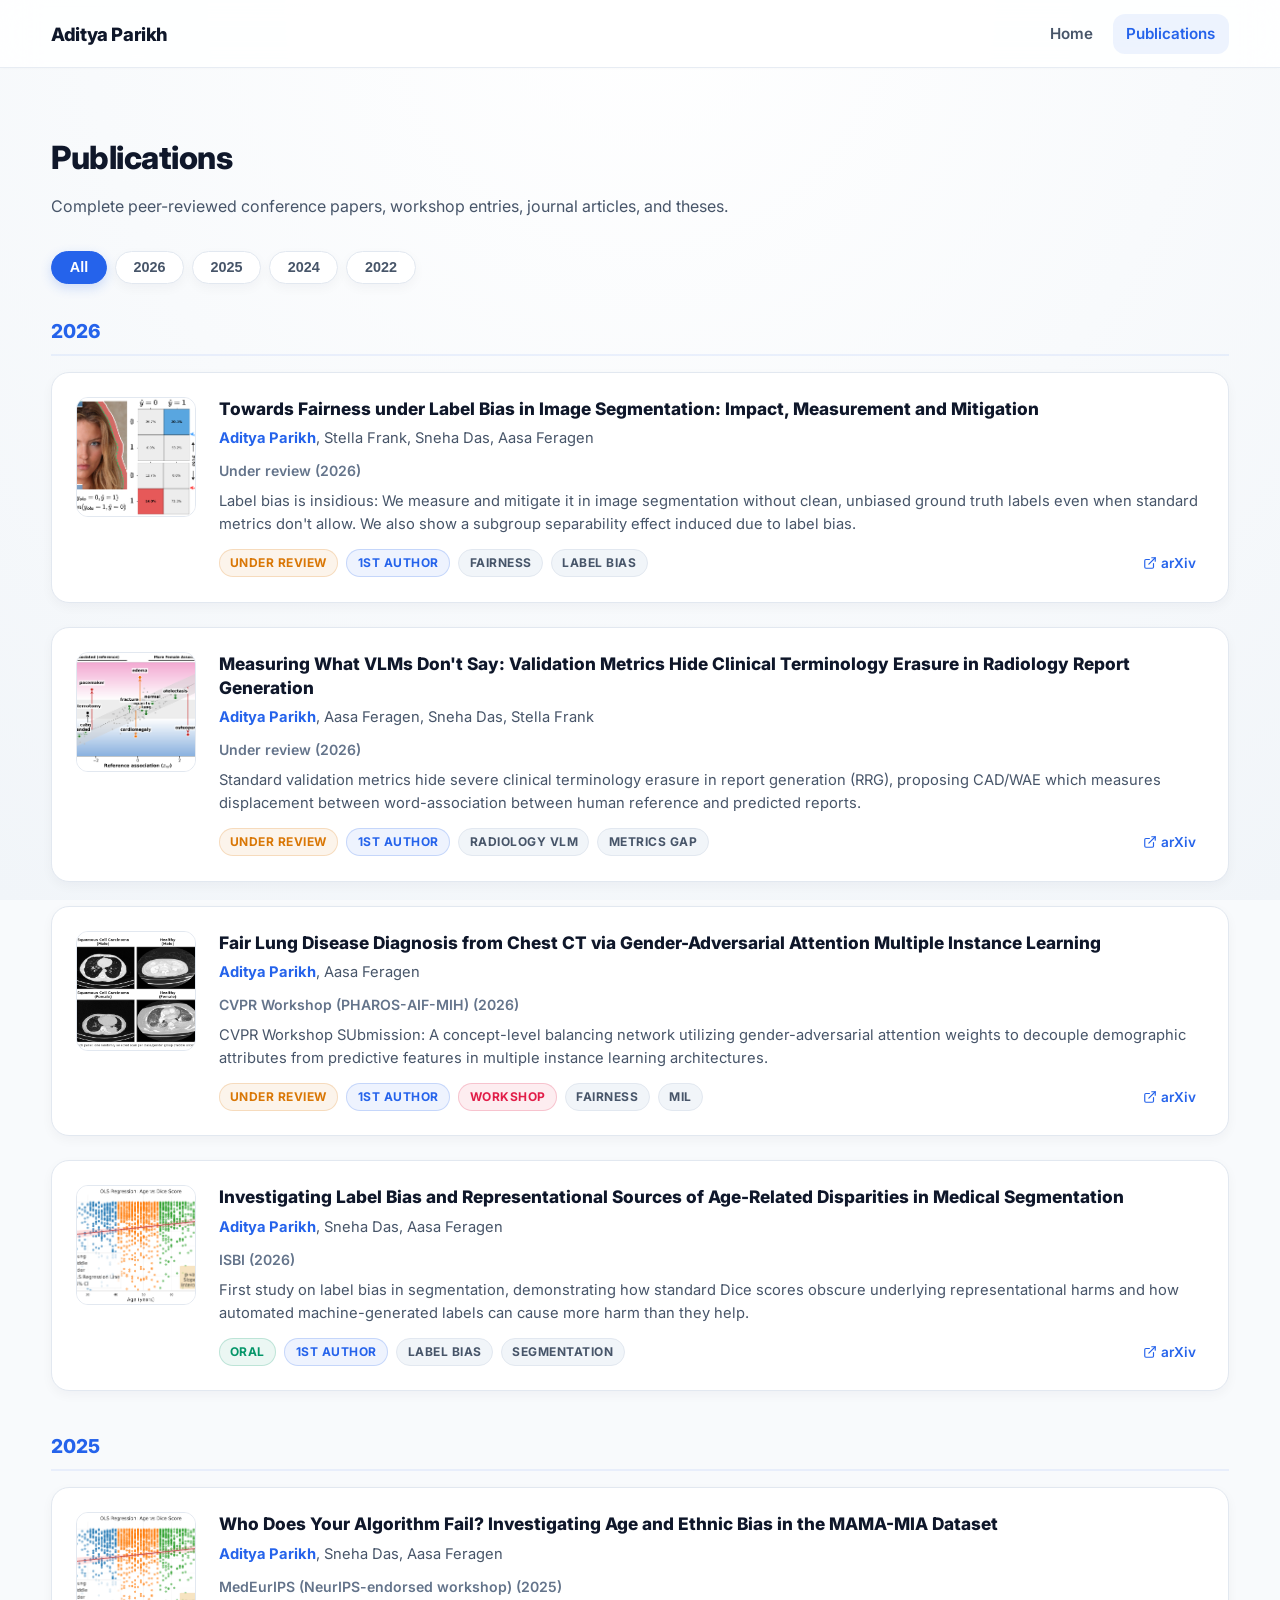
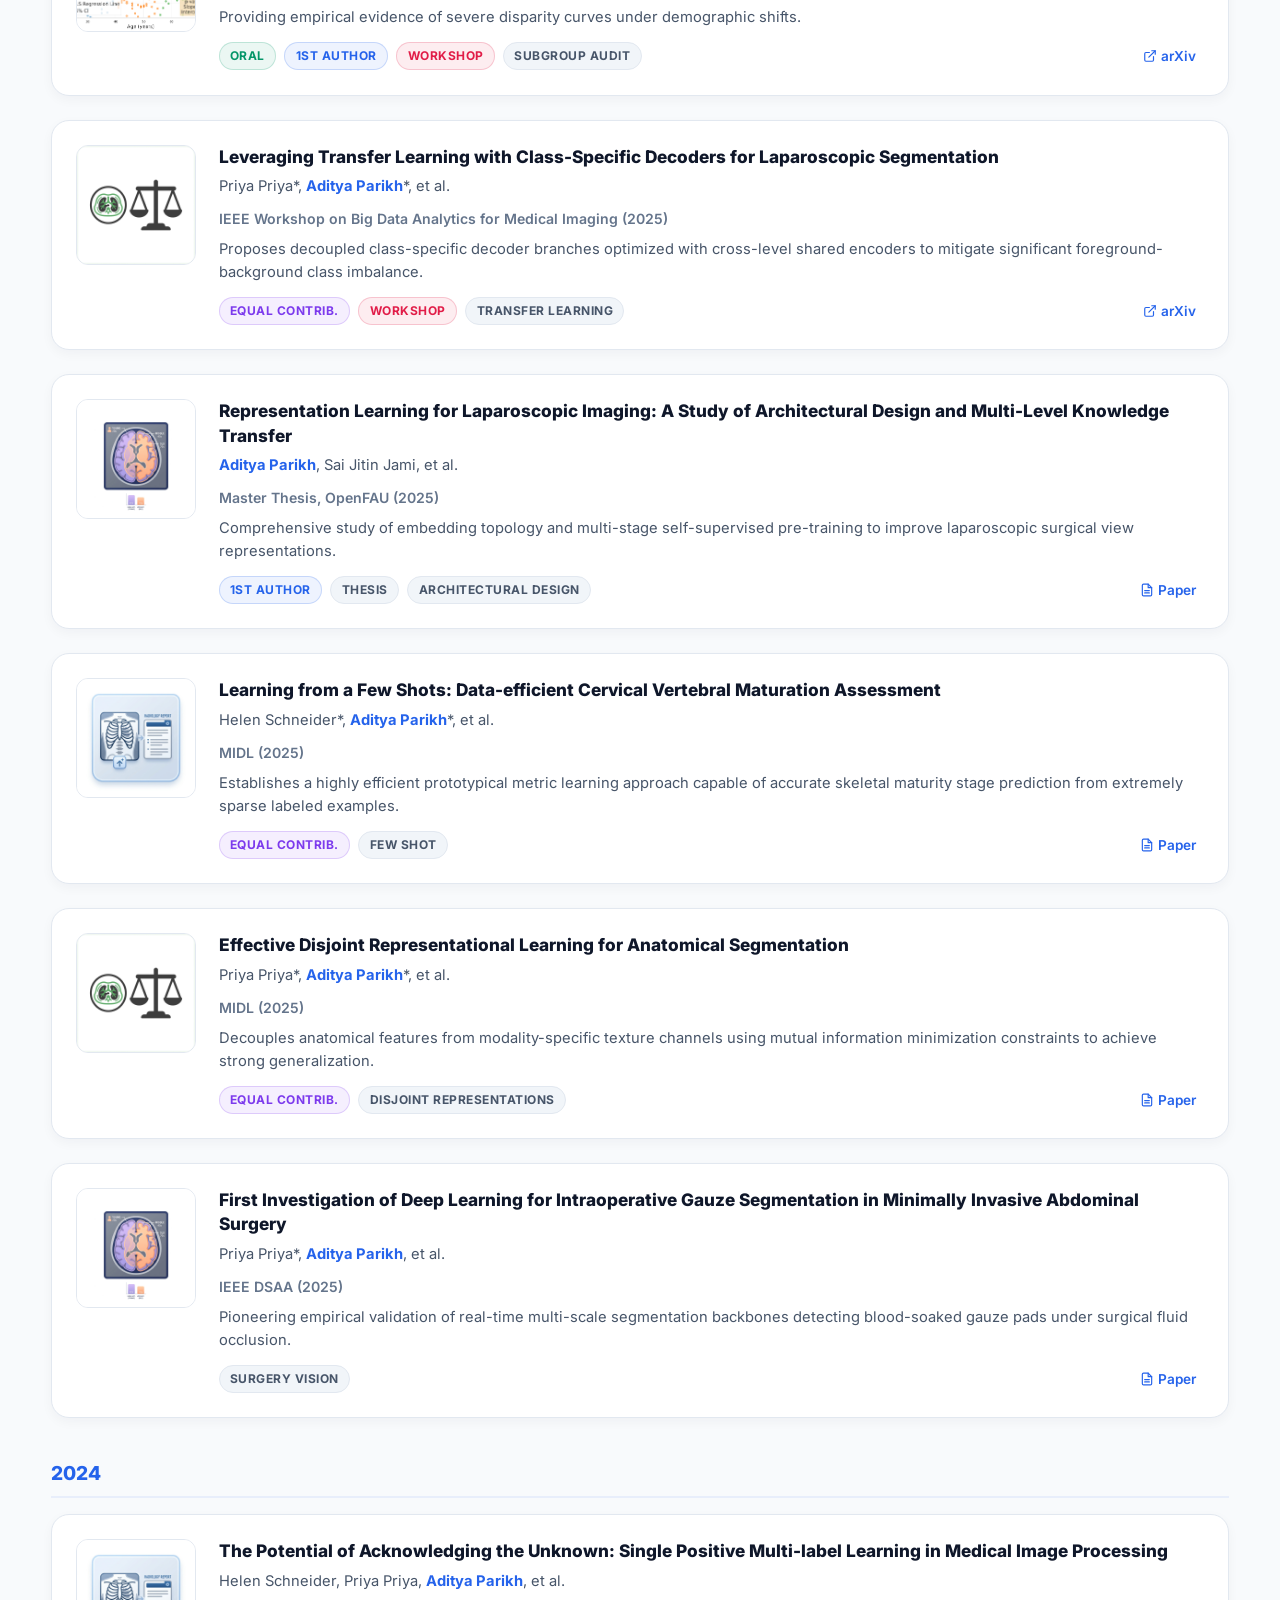
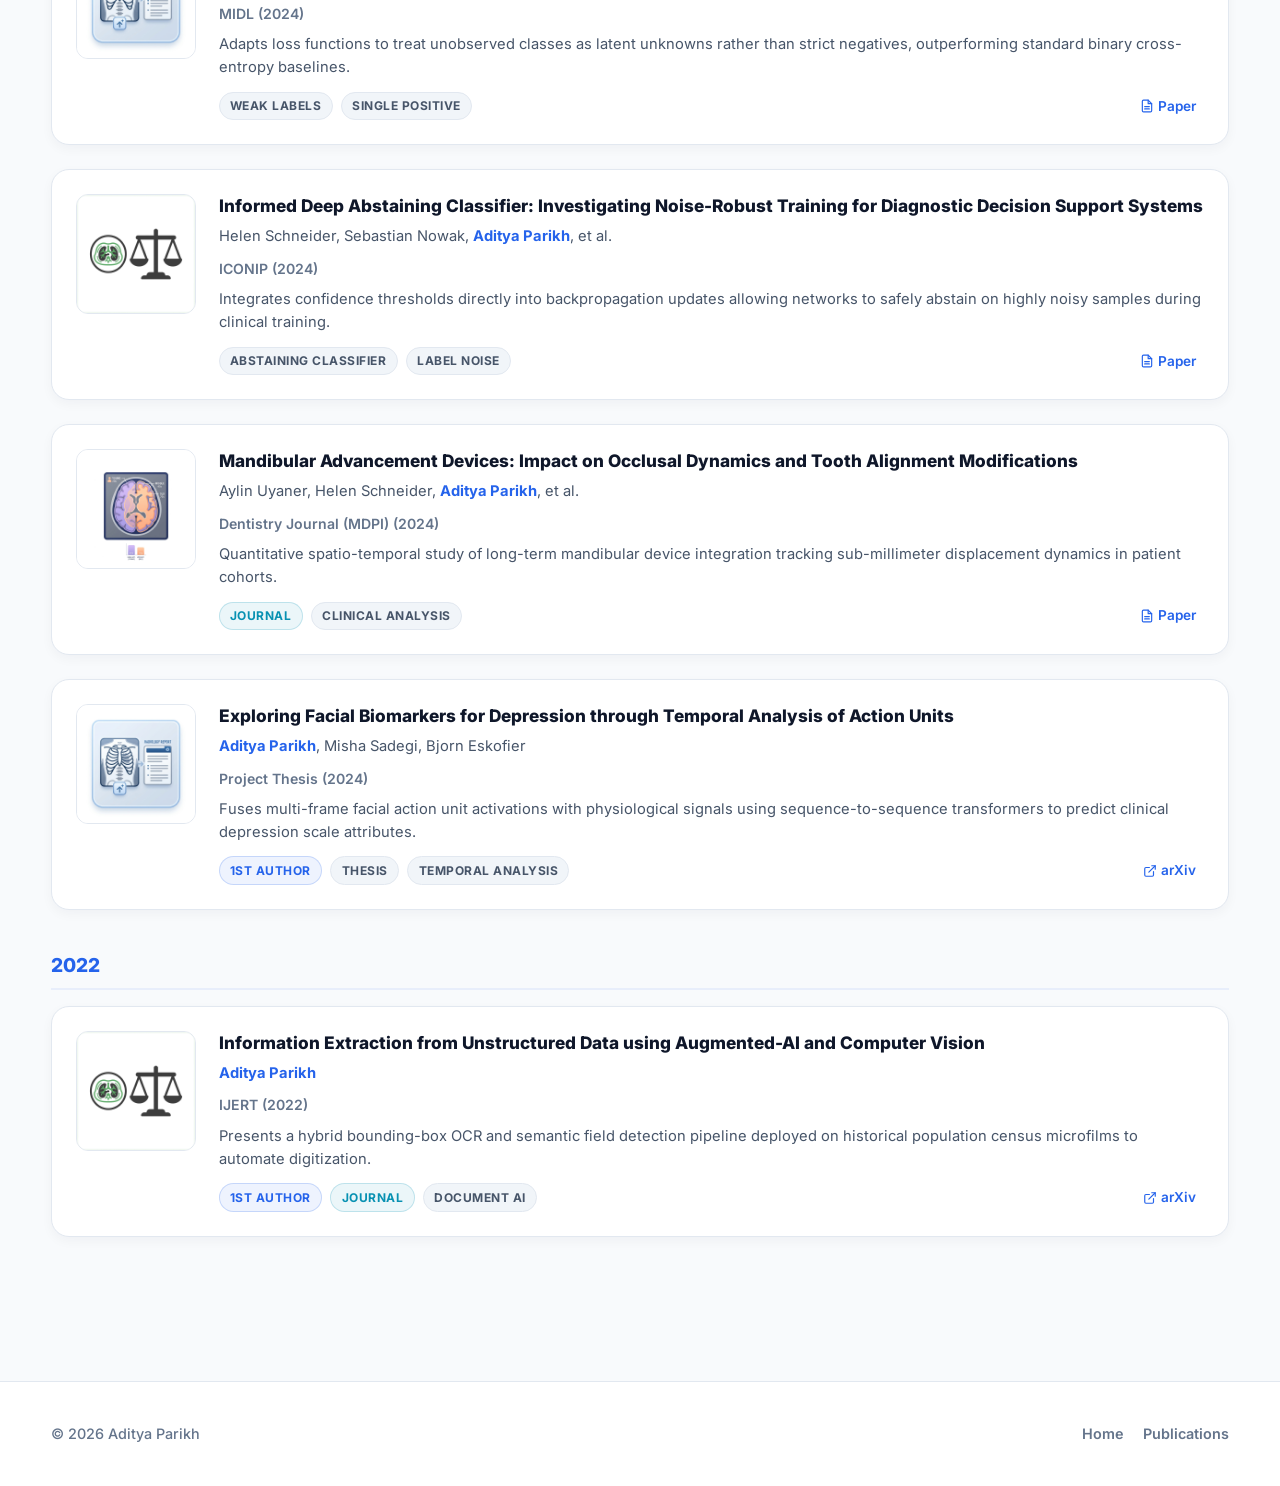
<file: publications.html>
<!DOCTYPE html>
<html lang="en">
<head>
  <meta charset="UTF-8">
  <meta name="viewport" content="width=device-width, initial-scale=1.0">
  <title>Publications — Aditya Parikh</title>
  <meta name="description" content="Full list of publications and papers by Aditya Parikh.">
  <link rel="preconnect" href="https://fonts.googleapis.com">
  <link rel="preconnect" href="https://fonts.gstatic.com" crossorigin>
  <link href="https://fonts.googleapis.com/css2?family=Inter:wght@400;500;600;700;800&display=swap" rel="stylesheet">
  <link rel="stylesheet" href="styles.css">
</head>
<body>
  <header class="site-header">
    <nav class="nav container">
      <a class="nav-brand" href="index.html">Aditya Parikh</a>
      <button class="nav-toggle" aria-label="Toggle navigation">
        <svg viewBox="0 0 24 24" fill="none" stroke="currentColor" stroke-width="2" stroke-linecap="round"><line x1="3" y1="6" x2="21" y2="6"/><line x1="3" y1="12" x2="21" y2="12"/><line x1="3" y1="18" x2="21" y2="18"/></svg>
      </button>
      <div class="nav-links">
        <a href="index.html">Home</a>
        <a href="publications.html" aria-current="page">Publications</a>
      </div>
    </nav>
  </header>

  <main class="container">
    <section class="section" style="margin-top:1.5rem;">
      <h1 style="font-size:2rem;font-weight:800;margin-bottom:0.5rem;letter-spacing:-0.5px;color:var(--text);">Publications</h1>
      <p style="color:var(--text-secondary);margin-bottom:2rem;font-size:1rem;">Complete peer-reviewed conference papers, workshop entries, journal articles, and theses.</p>

      <!-- Filters -->
      <div class="pub-filters" id="pubFilters"></div>

      <!-- Publication list (grouped by year) -->
      <div id="pubContainer"></div>
    </section>
  </main>

  <footer class="site-footer">
    <div class="container footer-inner">
      <span class="footer-text">&copy; 2026 Aditya Parikh</span>
      <div class="footer-links">
        <a href="index.html">Home</a>
        <a href="publications.html">Publications</a>
      </div>
    </div>
  </footer>

  <script src="script.js"></script>
</body>
</html>
</file>
<file: styles.css>
:root {
  --bg: #f8fafc;
  --bg-gradient: radial-gradient(circle at 50% 0%, #ffffff 0%, #f1f5f9 100%);
  --surface: #ffffff;
  --surface-hover: #f8fafc;
  --border: #e2e8f0;
  --border-hover: #cbd5e1;
  --text: #0f172a;
  --text-secondary: #475569;
  --text-muted: #64748b;
  --accent: #2563eb;
  --accent-soft: rgba(37, 99, 235, 0.08);
  --accent-hover: #1d4ed8;
  --cyan: #0891b2;
  --emerald: #059669;
  --amber: #d97706;
  --rose: #e11d48;
  --purple: #7c3aed;
  --radius: 12px;
  --radius-lg: 18px;
  --radius-full: 999px;
  --shadow: 0 4px 12px rgba(15, 23, 42, 0.04);
  --shadow-lg: 0 12px 32px rgba(15, 23, 42, 0.08);
  --transition: 200ms ease;
  --max-w: 1300px;
  --header-h: 68px;
}

*,
*::before,
*::after {
  box-sizing: border-box;
  margin: 0;
  padding: 0;
}

html {
  scroll-behavior: smooth;
}

body {
  font-family: 'Inter', -apple-system, BlinkMacSystemFont, "Segoe UI", Roboto, sans-serif;
  background: var(--bg);
  background-image: var(--bg-gradient);
  background-attachment: fixed;
  color: var(--text);
  line-height: 1.65;
  -webkit-font-smoothing: antialiased;
}

a {
  color: var(--accent);
  text-decoration: none;
  transition: color var(--transition);
}

a:hover {
  color: var(--accent-hover);
}

img {
  display: block;
  max-width: 100%;
}

.container {
  width: min(var(--max-w), 92vw);
  margin: 0 auto;
}

/* ─── Header ─── */
.site-header {
  position: sticky;
  top: 0;
  z-index: 100;
  background: rgba(255, 255, 255, 0.85);
  backdrop-filter: blur(16px) saturate(1.8);
  -webkit-backdrop-filter: blur(16px) saturate(1.8);
  border-bottom: 1px solid rgba(226, 232, 240, 0.8);
  height: var(--header-h);
  box-shadow: 0 1px 3px rgba(15, 23, 42, 0.02);
}

.nav {
  display: flex;
  justify-content: space-between;
  align-items: center;
  height: var(--header-h);
}

.nav-brand {
  font-weight: 800;
  font-size: 1.15rem;
  color: var(--text);
  letter-spacing: -0.4px;
}

.nav-links {
  display: flex;
  align-items: center;
  gap: 0.4rem;
}

.nav-links a {
  color: var(--text-secondary);
  font-weight: 600;
  font-size: 0.95rem;
  padding: 0.45rem 0.85rem;
  border-radius: var(--radius);
  transition: all var(--transition);
}

.nav-links a:hover {
  color: var(--text);
  background: var(--accent-soft);
}

.nav-links a[aria-current="page"] {
  color: var(--accent);
  background: var(--accent-soft);
}

.nav-toggle {
  display: none;
  background: none;
  border: none;
  color: var(--text);
  cursor: pointer;
  padding: 0.4rem;
}

.nav-toggle svg {
  width: 24px;
  height: 24px;
}

/* ─── Layout Grid (Two-Column Architecture) ─── */
main {
  padding: 2.5rem 0 4rem;
}

.main-grid {
  display: grid;
  grid-template-columns: 260px 1fr 320px;
  gap: 2.5rem;
  align-items: start;
}

.main-content {
  min-width: 0;
}

.sidebar-left {
  display: flex;
  flex-direction: column;
  gap: 2rem;
}

.sidebar-column {
  display: flex;
  flex-direction: column;
  gap: 2rem;
}

/* ─── Sections ─── */
.section {
  margin-bottom: 3rem;
}

.section-header {
  display: flex;
  justify-content: space-between;
  align-items: baseline;
  margin-bottom: 1.2rem;
  flex-wrap: wrap;
  gap: 0.5rem;
}

.section-header h2 {
  font-size: 1.5rem;
  font-weight: 800;
  letter-spacing: -0.5px;
  color: var(--text);
}

.section-link {
  font-size: 0.9rem;
  font-weight: 600;
  color: var(--accent);
  display: inline-flex;
  align-items: center;
  gap: 0.3rem;
}

.section-link:hover {
  gap: 0.5rem;
}

/* ─── Cards ─── */
.card {
  background: var(--surface);
  border: 1px solid var(--border);
  border-radius: var(--radius-lg);
  padding: 1.8rem;
  box-shadow: var(--shadow);
  transition: transform var(--transition), border-color var(--transition), box-shadow var(--transition);
}

.card:hover {
  transform: translateY(-2px);
  border-color: var(--border-hover);
  box-shadow: var(--shadow-lg);
}

/* ─── Hero ─── */
.hero {
  display: flex;
  gap: 2.5rem;
  align-items: flex-start;
  padding: 2.5rem;
  margin-bottom: 3rem;
  background: linear-gradient(135deg, #ffffff 0%, #f8fafc 100%);
}

.hero-photo-wrap {
  flex-shrink: 0;
  position: relative;
}

.hero-photo-ring {
  width: 175px;
  height: 175px;
  border-radius: var(--radius-lg);
  padding: 4px;
  background: linear-gradient(135deg, var(--accent) 0%, var(--cyan) 50%, var(--emerald) 100%);
  box-shadow: var(--shadow-lg);
}

.hero-photo {
  width: 100%;
  height: 100%;
  border-radius: calc(var(--radius-lg) - 3px);
  object-fit: cover;
  display: block;
  background: var(--surface);
}

.hero-content {
  flex: 1;
  min-width: 0;
}

.hero-name {
  font-size: 2.8rem;
  font-weight: 800;
  letter-spacing: -1.2px;
  line-height: 1.15;
  color: var(--text);
  margin-bottom: 0.3rem;
}

.hero-title {
  font-size: 1.15rem;
  color: var(--accent);
  margin-bottom: 0.8rem;
  font-weight: 600;
  letter-spacing: -0.2px;
}

.hero-affiliation {
  font-size: 0.95rem;
  color: var(--text-muted);
  margin-bottom: 1rem;
  font-weight: 500;
}

.hero-bio {
  color: var(--text-secondary);
  font-size: 1rem;
  line-height: 1.7;
  margin-bottom: 1.4rem;
}

.hero-links {
  display: flex;
  flex-wrap: wrap;
  gap: 0.6rem;
  margin-bottom: 1.2rem;
}

.hero-link {
  display: inline-flex;
  align-items: center;
  gap: 0.4rem;
  padding: 0.45rem 1rem;
  border-radius: var(--radius-full);
  background: var(--surface);
  border: 1px solid var(--border);
  color: var(--text-secondary);
  font-size: 0.9rem;
  font-weight: 600;
  transition: all var(--transition);
  box-shadow: 0 1px 2px rgba(15, 23, 42, 0.02);
}

.hero-link:hover {
  background: var(--accent-soft);
  border-color: rgba(37, 99, 235, 0.2);
  color: var(--accent);
  transform: translateY(-1px);
}

.hero-link svg {
  width: 16px;
  height: 16px;
  flex-shrink: 0;
}

/* ─── Open-to badges ─── */
.open-to {
  display: flex;
  flex-wrap: wrap;
  gap: 0.5rem;
}

.open-badge {
  display: inline-flex;
  align-items: center;
  gap: 0.4rem;
  padding: 0.35rem 0.9rem;
  border-radius: var(--radius-full);
  font-size: 0.82rem;
  font-weight: 700;
  background: rgba(5, 150, 105, 0.08);
  border: 1px solid rgba(5, 150, 105, 0.2);
  color: var(--emerald);
}

.open-badge::before {
  content: "";
  width: 7px;
  height: 7px;
  border-radius: 50%;
  background: var(--emerald);
  animation: pulse-dot 2s ease infinite;
}

@keyframes pulse-dot {

  0%,
  100% {
    opacity: 1;
    transform: scale(1);
  }

  50% {
    opacity: 0.5;
    transform: scale(0.8);
  }
}

/* ─── Pill tags ─── */
.pills {
  display: flex;
  flex-wrap: wrap;
  gap: 0.5rem;
}

.pill {
  display: inline-block;
  padding: 0.35rem 0.85rem;
  border-radius: var(--radius-full);
  font-size: 0.85rem;
  font-weight: 600;
  background: var(--surface);
  color: var(--text-secondary);
  border: 1px solid var(--border);
  transition: all var(--transition);
}

.pill:hover {
  border-color: var(--accent);
  color: var(--accent);
  background: var(--accent-soft);
}

/* ─── About Me (Captioned Photos) ─── */
.about-grid {
  display: grid;
  grid-template-columns: repeat(auto-fit, minmax(240px, 1fr));
  gap: 1.5rem;
  margin-top: 1rem;
}

.about-photo-card {
  background: var(--surface);
  border: 1px solid var(--border);
  border-radius: var(--radius);
  overflow: hidden;
  box-shadow: var(--shadow);
  transition: all var(--transition);
}

.about-photo-card:hover {
  border-color: var(--border-hover);
  transform: translateY(-2px);
  box-shadow: var(--shadow-lg);
}

.about-photo-card img {
  width: 100%;
  height: 180px;
  object-fit: cover;
  border-bottom: 1px solid var(--border);
  cursor: pointer;
}

.about-photo-card figcaption {
  padding: 1.2rem;
}

.about-photo-title {
  font-weight: 700;
  font-size: 0.95rem;
  color: var(--text);
  margin-bottom: 0.3rem;
}

.about-photo-caption {
  color: var(--text-secondary);
  font-size: 0.88rem;
  line-height: 1.5;
}

/* ─── Highlighted works grid ─── */
.highlights-grid {
  display: grid;
  grid-template-columns: repeat(auto-fit, minmax(280px, 1fr));
  gap: 1.5rem;
}

.highlight-card {
  background: var(--surface);
  border: 1px solid var(--border);
  border-radius: var(--radius-lg);
  overflow: hidden;
  box-shadow: var(--shadow);
  transition: all var(--transition);
  display: flex;
  flex-direction: column;
}

.highlight-card:hover {
  border-color: var(--border-hover);
  transform: translateY(-3px);
  box-shadow: var(--shadow-lg);
}

.highlight-card img {
  width: 100%;
  height: 200px;
  object-fit: cover;
  border-bottom: 1px solid var(--border);
}

.highlight-card .hl-body {
  padding: 1.4rem;
  flex: 1;
  display: flex;
  flex-direction: column;
}

.highlight-card .concept-tag {
  align-self: flex-start;
  font-size: 0.75rem;
  font-weight: 800;
  color: var(--accent);
  background: var(--accent-soft);
  border: 1px solid rgba(37, 99, 235, 0.15);
  border-radius: var(--radius-full);
  padding: 0.2rem 0.7rem;
  margin-bottom: 0.6rem;
  text-transform: uppercase;
  letter-spacing: 0.5px;
}

.highlight-card .hl-title {
  font-weight: 800;
  font-size: 1.05rem;
  color: var(--text);
  margin-bottom: 0.4rem;
  line-height: 1.35;
}

.highlight-card .hl-desc {
  color: var(--text-secondary);
  font-size: 0.92rem;
  line-height: 1.5;
}

/* ─── Publication list ─── */
.pub-list {
  list-style: none;
  display: flex;
  flex-direction: column;
  gap: 1.5rem;
}

.pub-item {
  display: flex;
  gap: 1.4rem;
  align-items: flex-start;
  padding: 1.5rem;
  background: var(--surface);
  border: 1px solid var(--border);
  border-radius: var(--radius-lg);
  box-shadow: var(--shadow);
  transition: all var(--transition);
}

.pub-item:hover {
  border-color: var(--border-hover);
  transform: translateY(-2px);
  box-shadow: var(--shadow-lg);
}

.pub-thumb {
  width: 120px;
  height: 120px;
  object-fit: cover;
  border-radius: var(--radius);
  border: 1px solid var(--border);
  flex-shrink: 0;
  background: #f1f5f9;
}

.pub-content {
  flex: 1;
  min-width: 0;
}

.pub-year-group {
  margin-bottom: 2.5rem;
}

.pub-year-label {
  font-size: 1.2rem;
  font-weight: 800;
  color: var(--accent);
  margin-bottom: 1rem;
  padding-bottom: 0.4rem;
  border-bottom: 2px solid var(--accent-soft);
}

.pub-title {
  font-weight: 800;
  font-size: 1.08rem;
  color: var(--text);
  margin-bottom: 0.35rem;
  line-height: 1.4;
}

.pub-authors {
  color: var(--text-secondary);
  font-size: 0.92rem;
  margin-bottom: 0.4rem;
}

.pub-authors .me {
  font-weight: 700;
  color: var(--accent);
}

.pub-venue {
  font-weight: 600;
  color: var(--text-muted);
  font-size: 0.88rem;
  margin-bottom: 0.5rem;
  display: inline-flex;
  align-items: center;
  gap: 0.3rem;
}

.pub-desc {
  color: var(--text-secondary);
  font-size: 0.92rem;
  line-height: 1.55;
  margin-bottom: 0.8rem;
}

.pub-meta {
  display: flex;
  flex-wrap: wrap;
  align-items: center;
  gap: 0.5rem;
}

.pub-tag {
  display: inline-block;
  padding: 0.2rem 0.65rem;
  border-radius: var(--radius-full);
  font-size: 0.75rem;
  font-weight: 700;
  text-transform: uppercase;
  letter-spacing: 0.5px;
  background: #f1f5f9;
  color: var(--text-secondary);
  border: 1px solid var(--border);
}

.pub-tag--oral {
  background: rgba(5, 150, 105, 0.08);
  color: var(--emerald);
  border-color: rgba(5, 150, 105, 0.2);
}

.pub-tag--under-review {
  background: rgba(217, 119, 6, 0.08);
  color: var(--amber);
  border-color: rgba(217, 119, 6, 0.2);
}

.pub-tag--first-author {
  background: var(--accent-soft);
  color: var(--accent);
  border-color: rgba(37, 99, 235, 0.2);
}

.pub-tag--equal-contribution {
  background: rgba(124, 58, 237, 0.08);
  color: var(--purple);
  border-color: rgba(124, 58, 237, 0.2);
}

.pub-tag--workshop {
  background: rgba(225, 29, 72, 0.08);
  color: var(--rose);
  border-color: rgba(225, 29, 72, 0.2);
}

.pub-tag--journal {
  background: rgba(8, 145, 178, 0.08);
  color: var(--cyan);
  border-color: rgba(8, 145, 178, 0.2);
}

.pub-links {
  display: inline-flex;
  gap: 0.6rem;
  margin-left: auto;
}

.pub-link {
  font-size: 0.85rem;
  font-weight: 600;
  color: var(--accent);
  display: inline-flex;
  align-items: center;
  gap: 0.25rem;
  padding: 0.2rem 0.5rem;
  border-radius: 6px;
  transition: background var(--transition);
}

.pub-link:hover {
  background: var(--accent-soft);
}

/* Tab/Button to get to publications page */
.pub-page-tab {
  display: flex;
  justify-content: center;
  margin-top: 2rem;
}

.pub-tab-btn {
  display: inline-flex;
  align-items: center;
  gap: 0.5rem;
  padding: 0.8rem 2rem;
  border-radius: var(--radius-full);
  background: var(--accent);
  color: #ffffff;
  font-weight: 700;
  font-size: 1rem;
  box-shadow: 0 4px 14px rgba(37, 99, 235, 0.25);
  transition: all var(--transition);
}

.pub-tab-btn:hover {
  background: var(--accent-hover);
  color: #ffffff;
  transform: translateY(-2px);
  box-shadow: 0 6px 20px rgba(37, 99, 235, 0.35);
}

/* Pub filters */
.pub-filters {
  display: flex;
  flex-wrap: wrap;
  gap: 0.5rem;
  margin-bottom: 2rem;
}

.pub-filter {
  padding: 0.45rem 1.1rem;
  border-radius: var(--radius-full);
  font-size: 0.9rem;
  font-weight: 600;
  cursor: pointer;
  background: var(--surface);
  border: 1px solid var(--border);
  color: var(--text-secondary);
  transition: all var(--transition);
  box-shadow: var(--shadow);
}

.pub-filter:hover {
  border-color: var(--accent);
  color: var(--accent);
}

.pub-filter.active {
  background: var(--accent);
  border-color: var(--accent);
  color: #fff;
  box-shadow: 0 4px 12px rgba(37, 99, 235, 0.2);
}

/* ─── Timeline (News & Updates) ─── */
.timeline {
  list-style: none;
  position: relative;
  padding-left: 1.8rem;
}

.timeline::before {
  content: "";
  position: absolute;
  left: 7px;
  top: 0.5rem;
  bottom: 0.5rem;
  width: 2px;
  background: var(--border);
}

.timeline li {
  position: relative;
  padding: 0.8rem 0 0.8rem 1rem;
  border-bottom: 1px solid rgba(226, 232, 240, 0.5);
}

.timeline li:last-child {
  border-bottom: none;
}

.timeline li::before {
  content: "";
  position: absolute;
  left: -1.8rem;
  top: 1.1rem;
  width: 12px;
  height: 12px;
  border-radius: 50%;
  background: var(--accent);
  border: 3px solid var(--surface);
  box-shadow: 0 0 0 1px var(--border);
}

.timeline-date {
  font-size: 0.82rem;
  color: var(--accent);
  font-weight: 700;
  text-transform: uppercase;
  letter-spacing: 0.5px;
  display: block;
  margin-bottom: 0.2rem;
}

.timeline-title {
  font-weight: 700;
  font-size: 0.98rem;
  color: var(--text);
  display: block;
  margin-bottom: 0.2rem;
}

.timeline-detail {
  color: var(--text-secondary);
  font-size: 0.9rem;
  line-height: 1.5;
}

/* ─── Sidebar Lists (Experience & Education stacked with logos) ─── */
.sidebar-section {
  background: var(--surface);
  border: 1px solid var(--border);
  border-radius: var(--radius-lg);
  padding: 1.5rem;
  box-shadow: var(--shadow);
}

.sidebar-section-title {
  font-size: 1.15rem;
  font-weight: 800;
  color: var(--text);
  margin-bottom: 1.2rem;
  padding-bottom: 0.5rem;
  border-bottom: 2px solid var(--border);
}

.side-list {
  list-style: none;
  display: flex;
  flex-direction: column;
  gap: 1.2rem;
}

.side-item {
  display: flex;
  gap: 0.8rem;
  align-items: flex-start;
  padding-bottom: 1.2rem;
  border-bottom: 1px solid rgba(226, 232, 240, 0.6);
}

.side-item:last-child {
  padding-bottom: 0;
  border-bottom: none;
}

.side-logo {
  width: 38px;
  height: 38px;
  border-radius: 8px;
  object-fit: contain;
  border: 1px solid var(--border);
  background: #ffffff;
  padding: 2px;
  flex-shrink: 0;
  box-shadow: 0 1px 3px rgba(0, 0, 0, 0.04);
}

.side-details {
  flex: 1;
  min-width: 0;
}

.side-role {
  font-weight: 700;
  font-size: 0.92rem;
  color: var(--text);
  line-height: 1.3;
  margin-bottom: 0.15rem;
}

.side-org {
  font-weight: 600;
  font-size: 0.85rem;
  color: var(--accent);
  margin-bottom: 0.2rem;
}

.side-period {
  color: var(--text-muted);
  font-size: 0.78rem;
  font-weight: 500;
}

.side-focus {
  color: var(--text-secondary);
  font-size: 0.82rem;
  margin-top: 0.3rem;
  line-height: 1.4;
}

/* ─── Contact CTA ─── */
.cta-section {
  text-align: center;
  padding: 3.5rem 2rem;
  background: linear-gradient(135deg, rgba(37, 99, 235, 0.05) 0%, rgba(5, 150, 105, 0.03) 100%);
  border: 1px solid rgba(37, 99, 235, 0.15);
  border-radius: var(--radius-lg);
  box-shadow: var(--shadow);
}

.cta-heading {
  font-size: 1.8rem;
  font-weight: 800;
  margin-bottom: 0.5rem;
  color: var(--text);
  letter-spacing: -0.5px;
}

.cta-sub {
  color: var(--text-secondary);
  font-size: 1rem;
  margin-bottom: 1.5rem;
  max-width: 550px;
  margin-left: auto;
  margin-right: auto;
}

.cta-btn {
  display: inline-flex;
  align-items: center;
  gap: 0.5rem;
  padding: 0.8rem 2rem;
  border-radius: var(--radius-full);
  background: var(--accent);
  color: #fff;
  font-weight: 700;
  font-size: 1rem;
  transition: all var(--transition);
  box-shadow: 0 4px 14px rgba(37, 99, 235, 0.25);
}

.cta-btn:hover {
  background: var(--accent-hover);
  color: #fff;
  transform: translateY(-2px);
  box-shadow: 0 6px 20px rgba(37, 99, 235, 0.35);
}

/* ─── Footer ─── */
.site-footer {
  border-top: 1px solid var(--border);
  padding: 2.5rem 0;
  background: var(--surface);
  margin-top: 2rem;
}

.footer-inner {
  display: flex;
  justify-content: space-between;
  align-items: center;
  flex-wrap: wrap;
  gap: 1rem;
}

.footer-text {
  color: var(--text-muted);
  font-size: 0.9rem;
  font-weight: 500;
}

.footer-links {
  display: flex;
  gap: 1.2rem;
}

.footer-links a {
  color: var(--text-muted);
  font-size: 0.9rem;
  font-weight: 600;
}

.footer-links a:hover {
  color: var(--accent);
}

/* ─── Lightbox ─── */
.lightbox {
  display: none;
  position: fixed;
  inset: 0;
  z-index: 1000;
  background: rgba(15, 23, 42, 0.85);
  backdrop-filter: blur(12px);
  align-items: center;
  justify-content: center;
  cursor: pointer;
}

.lightbox.open {
  display: flex;
}

.lightbox img {
  max-width: 90vw;
  max-height: 88vh;
  border-radius: var(--radius-lg);
  box-shadow: 0 24px 80px rgba(0, 0, 0, 0.4);
  border: 1px solid rgba(255, 255, 255, 0.1);
}

.lightbox-close {
  position: absolute;
  top: 1.5rem;
  right: 2rem;
  background: rgba(255, 255, 255, 0.1);
  border: none;
  color: #fff;
  width: 44px;
  height: 44px;
  border-radius: 50%;
  font-size: 1.5rem;
  display: flex;
  align-items: center;
  justify-content: center;
  cursor: pointer;
  transition: all var(--transition);
}

.lightbox-close:hover {
  background: rgba(255, 255, 255, 0.25);
  transform: scale(1.05);
}

/* ─── Scroll reveal ─── */
.reveal-on-scroll {
  opacity: 0;
  transform: translateY(20px);
  transition: opacity 0.6s ease, transform 0.6s ease;
}

.reveal-on-scroll.visible {
  opacity: 1;
  transform: translateY(0);
}

/* ─── Responsive ─── */
@media (max-width: 1100px) {
  .main-grid {
    display: flex;
    flex-direction: column;
    gap: 3rem;
  }

  .main-content {
    order: 1;
    width: 100%;
  }

  .sidebar-left {
    order: 2;
    width: 100%;
  }

  .sidebar-column {
    order: 3;
    width: 100%;
  }

  .sidebar-column,
  .sidebar-left {
    display: grid;
    grid-template-columns: repeat(auto-fit, minmax(280px, 1fr));
    gap: 1.5rem;
  }
}

@media (max-width: 768px) {
  .hero {
    flex-direction: column;
    align-items: center;
    text-align: center;
    gap: 1.5rem;
    padding: 1.8rem;
  }

  .hero-photo-ring {
    width: 140px;
    height: 140px;
  }

  .hero-name {
    font-size: 2.2rem;
  }

  .hero-links {
    justify-content: center;
  }

  .open-to {
    justify-content: center;
  }

  .nav-links {
    display: none;
    flex-direction: column;
    position: absolute;
    top: var(--header-h);
    left: 0;
    right: 0;
    background: rgba(255, 255, 255, 0.98);
    backdrop-filter: blur(16px);
    padding: 1.5rem;
    border-bottom: 1px solid var(--border);
    box-shadow: var(--shadow-lg);
    gap: 0.5rem;
  }

  .nav-links.open {
    display: flex;
  }

  .nav-links a {
    padding: 0.8rem 1rem;
    width: 100%;
    text-align: center;
    font-size: 1.05rem;
  }

  .nav-toggle {
    display: block;
  }

  .pub-item {
    flex-direction: column;
    gap: 1rem;
    align-items: stretch;
  }

  .pub-thumb {
    width: 100%;
    height: 160px;
  }

  .pub-links {
    margin-left: 0;
    justify-content: flex-start;
    flex-wrap: wrap;
  }

  .footer-inner {
    flex-direction: column;
    text-align: center;
    gap: 1.2rem;
  }

  .sidebar-column {
    grid-template-columns: 1fr;
  }
}
</file>
